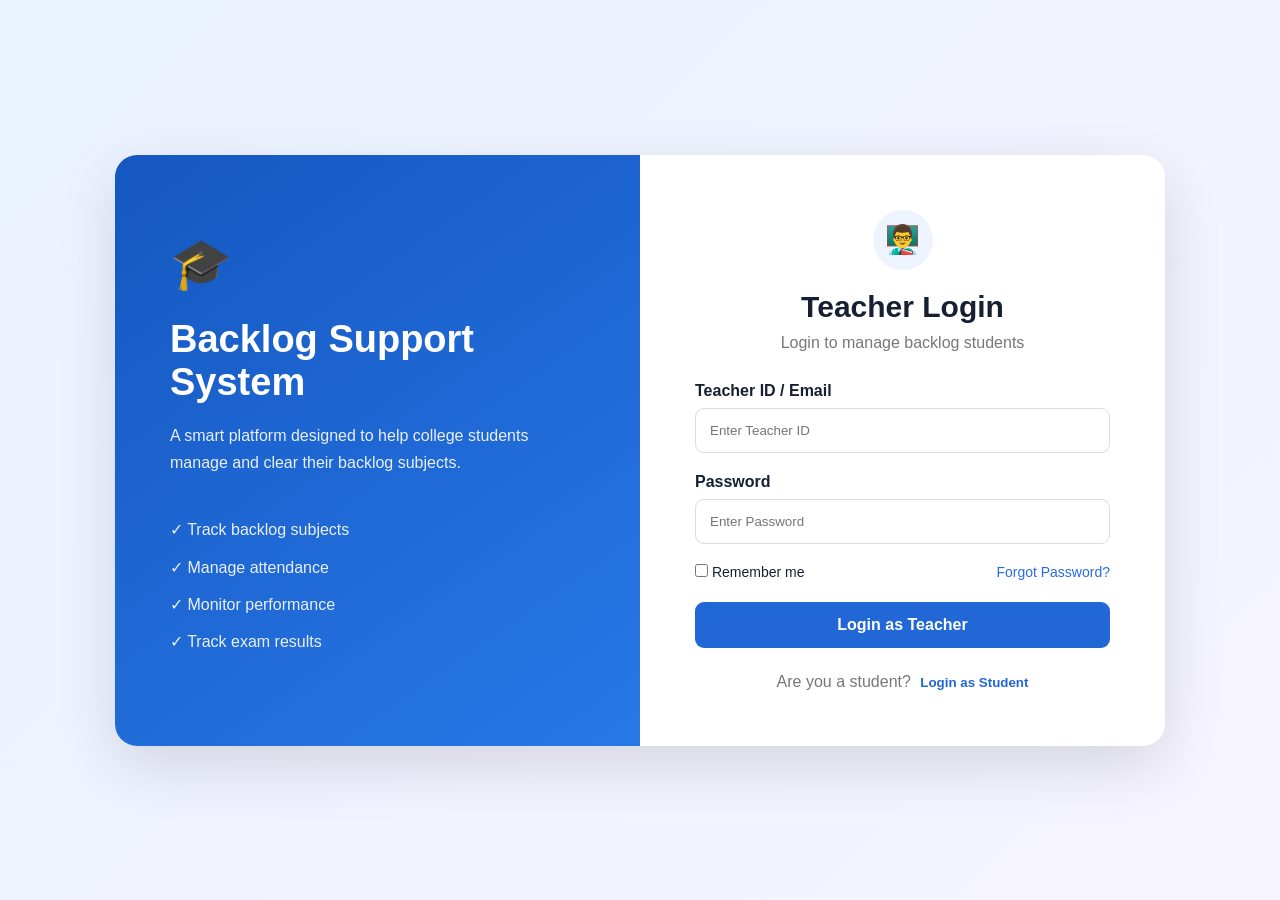
<file: index.html>
<!DOCTYPE html>
<html lang="en">

<head>
    <meta charset="UTF-8">
    <meta name="viewport" content="width=device-width, initial-scale=1.0">

    <title>College Backlog Support System</title>

    <link rel="stylesheet" href="second.css">
</head>

<body>

    <!-- ================= LOGIN PAGE ================= -->

    <section id="loginPage" class="login-page">

        <div class="login-container">

            <!-- Left Side -->
            <div id="loginBanner" class="login-banner">

                <div class="logo-icon">🎓</div>

                <h1>Backlog Support System</h1>

                <p>
                    A smart platform designed to help college students manage and clear their backlog subjects.
                </p>

                <div class="banner-features">
                    <p>✓ Track backlog subjects</p>
                    <p>✓ Manage attendance</p>
                    <p>✓ Monitor performance</p>
                    <p>✓ Track exam results</p>
                </div>

            </div>

            <!-- Login Form -->
            <div class="login-form-container">

                <div class="login-icon">👨‍🏫</div>

                <h2 id="loginTitle">Teacher Login</h2>

                <p id="loginSubtitle" class="subtitle">
                    Login to manage backlog students
                </p>

                <form id="loginForm">

                    <div class="form-group">

                        <label id="idLabel">
                            Teacher ID / Email
                        </label>

                        <input type="text" id="loginId" placeholder="Enter Teacher ID" required>

                    </div>

                    <div class="form-group">

                        <label>Password</label>

                        <input type="password" id="password" placeholder="Enter Password" required>

                    </div>

                    <div class="login-options">

                        <label>
                            <input type="checkbox">
                            Remember me
                        </label>

                        <a href="#">Forgot Password?</a>

                    </div>

                    <button type="submit" id="loginButton" class="primary-btn">
                        Login as Teacher
                    </button>

                </form>

                <div class="switch-login">

                    <span id="switchQuestion">
                        Are you a student?
                    </span>

                    <button type="button" id="switchLogin">
                        Login as Student
                    </button>

                </div>

            </div>

        </div>

    </section>


    <!-- ================= TEACHER APP ================= -->

    <section id="teacherApp" class="app">

        <aside class="sidebar teacher-sidebar">

            <div class="sidebar-logo">
                🎓
                <span>Backlog Support</span>
            </div>

            <p class="menu-heading">MAIN</p>

            <button class="nav-item active" data-page="teacherDashboard">
                📊 <span>Dashboard</span>
            </button>

            <button class="nav-item" data-page="backlogStudents">
                👨‍🎓 <span>Backlog Students</span>
            </button>

            <button class="nav-item" data-page="attendance">
                📋 <span>Attendance</span>
            </button>

            <button class="nav-item" data-page="performance">
                📈 <span>Performance</span>
            </button>

            <button class="nav-item" data-page="results">
                📝 <span>Results & Marks</span>
            </button>

            <button class="nav-item" data-page="classes">
                📅 <span>Classes / Schedule</span>
            </button>

            <button class="nav-item" data-page="timetable">
                🗓️ <span>Exam Timetable</span>
            </button>

            <button class="nav-item" data-page="internal">
                📑 <span>Internal Marks</span>
            </button>

            <button class="nav-item" data-page="statistics">
                📊 <span>Student Statistics</span>
            </button>

            <p class="menu-heading">ACCOUNT</p>

            <button class="nav-item" data-page="notifications">
                🔔 <span>Notifications</span>
            </button>

            <button class="nav-item" data-page="profile">
                👤 <span>Profile</span>
            </button>

            <button class="nav-item logout-btn">
                🚪 <span>Logout</span>
            </button>

        </aside>


        <main class="main-content">

            <header class="topbar">

                <div>
                    <h1 id="teacherPageTitle">
                        Teacher Dashboard
                    </h1>

                    <p>
                        Manage and support backlog students
                    </p>
                </div>

                <div class="user-info">

                    <div>
                        <strong>Dr. Rahul Kumar</strong>
                        <small>Computer Science</small>
                    </div>

                    <div class="avatar">
                        RK
                    </div>

                </div>

            </header>


            <div id="teacherContent">

                <!-- Content generated by JavaScript -->

            </div>

        </main>

    </section>


    <!-- ================= STUDENT APP ================= -->

    <section id="studentApp" class="app">

        <aside class="sidebar student-sidebar">

            <div class="sidebar-logo">
                🎓
                <span>Backlog Support</span>
            </div>

            <p class="menu-heading">MAIN</p>

            <button class="nav-item active" data-page="studentDashboard">
                📊 <span>Dashboard</span>
            </button>

            <button class="nav-item" data-page="studentClasses">
                📅 <span>Assigned Classes</span>
            </button>

            <button class="nav-item" data-page="studentAttendance">
                📋 <span>Attendance</span>
            </button>

            <button class="nav-item" data-page="studentPerformance">
                📈 <span>Performance</span>
            </button>

            <button class="nav-item" data-page="studentResults">
                📝 <span>Results & Marks</span>
            </button>

            <button class="nav-item" data-page="studentTimetable">
                🗓️ <span>Exam Timetable</span>
            </button>

            <button class="nav-item" data-page="studentInternal">
                📑 <span>Internal Marks</span>
            </button>

            <button class="nav-item" data-page="studentStatistics">
                📊 <span>My Statistics</span>
            </button>

            <p class="menu-heading">ACCOUNT</p>

            <button class="nav-item" data-page="studentNotifications">
                🔔 <span>Notifications</span>
            </button>

            <button class="nav-item" data-page="studentProfile">
                👤 <span>Profile</span>
            </button>

            <button class="nav-item logout-btn">
                🚪 <span>Logout</span>
            </button>

        </aside>


        <main class="main-content">

            <header class="topbar">

                <div>
                    <h1 id="studentPageTitle">
                        Student Dashboard
                    </h1>

                    <p>
                        Track your backlog progress
                    </p>
                </div>

                <div class="user-info">

                    <div>
                        <strong>Arnav Sarraf</strong>
                        <small>CSE • 4th Semester</small>
                    </div>

                    <div class="avatar student-avatar">
                        AS
                    </div>

                </div>

            </header>


            <div id="studentContent">

                <!-- Content generated by JavaScript -->

            </div>

        </main>

    </section>


    <script src="third.js"></script>

</body>

</html>
</file>
<file: second.css>
/* =========================
   BASIC RESET
========================= */

* {
    margin: 0;
    padding: 0;
    box-sizing: border-box;
}

body {
    font-family: Arial, Helvetica, sans-serif;
    background: #f5f7fb;
    color: #172033;
}

button,
input {
    font-family: inherit;
}

button {
    cursor: pointer;
}


/* =========================
   LOGIN PAGE
========================= */

.login-page {
    min-height: 100vh;
    display: flex;
    justify-content: center;
    align-items: center;
    padding: 25px;
    background: linear-gradient( 135deg, #eaf2ff, #f6f4ff);
}

.login-container {
    width: 100%;
    max-width: 1050px;
    display: grid;
    grid-template-columns: 1fr 1fr;
    background: white;
    border-radius: 22px;
    overflow: hidden;
    box-shadow: 0 20px 60px rgba(0, 0, 0, 0.12);
}


/* LEFT */

.login-banner {
    padding: 55px;
    color: white;
    background: linear-gradient( 145deg, #1557c0, #2878e8);
    display: flex;
    flex-direction: column;
    justify-content: center;
}

.login-banner.student-theme {
    background: linear-gradient( 145deg, #4437a7, #725be8);
}

.logo-icon {
    font-size: 50px;
    margin-bottom: 25px;
}

.login-banner h1 {
    font-size: 38px;
    margin-bottom: 18px;
}

.login-banner p {
    line-height: 1.7;
    opacity: 0.9;
}

.banner-features {
    margin-top: 30px;
}

.banner-features p {
    margin: 10px 0;
}


/* LOGIN FORM */

.login-form-container {
    padding: 55px;
}

.login-icon {
    width: 60px;
    height: 60px;
    margin: auto;
    display: flex;
    align-items: center;
    justify-content: center;
    background: #eef4ff;
    border-radius: 50%;
    font-size: 28px;
}

.login-form-container h2 {
    text-align: center;
    margin-top: 20px;
    font-size: 30px;
}

.subtitle {
    text-align: center;
    color: #777;
    margin: 10px 0 30px;
}

.form-group {
    margin-bottom: 20px;
}

.form-group label {
    display: block;
    font-weight: 600;
    margin-bottom: 8px;
}

.form-group input {
    width: 100%;
    padding: 14px;
    border: 1px solid #ddd;
    border-radius: 9px;
    outline: none;
}

.form-group input:focus {
    border-color: #286ce5;
}

.login-options {
    display: flex;
    justify-content: space-between;
    font-size: 14px;
    margin-bottom: 22px;
}

.login-options a {
    color: #286ce5;
    text-decoration: none;
}

.primary-btn {
    width: 100%;
    padding: 14px;
    border: none;
    border-radius: 9px;
    background: #2167d5;
    color: white;
    font-size: 16px;
    font-weight: bold;
    transition: 0.2s;
}

.primary-btn:hover {
    transform: translateY(-1px);
    opacity: 0.9;
}

.primary-btn.student-btn {
    background: #6250d2;
}

.switch-login {
    text-align: center;
    margin-top: 25px;
    color: #777;
}

.switch-login button {
    border: none;
    background: none;
    color: #2167d5;
    font-weight: bold;
    margin-left: 5px;
}


/* =========================
   APP
========================= */

.app {
    display: none;
    min-height: 100vh;
}


/* =========================
   SIDEBAR
========================= */

.sidebar {
    position: fixed;
    left: 0;
    top: 0;
    width: 255px;
    height: 100vh;
    padding: 25px 15px;
    color: white;
    overflow-y: auto;
    z-index: 10;
}

.teacher-sidebar {
    background: #123f91;
}

.student-sidebar {
    background: #4437a7;
}

.sidebar-logo {
    display: flex;
    align-items: center;
    justify-content: center;
    gap: 8px;
    font-size: 19px;
    font-weight: bold;
    margin-bottom: 30px;
}

.menu-heading {
    font-size: 11px;
    opacity: 0.55;
    margin: 20px 10px 8px;
    letter-spacing: 1px;
}

.nav-item {
    width: 100%;
    display: flex;
    align-items: center;
    gap: 11px;
    padding: 12px;
    margin: 4px 0;
    border: none;
    border-radius: 8px;
    color: white;
    background: transparent;
    text-align: left;
    font-size: 14px;
}

.nav-item:hover,
.nav-item.active {
    background: rgba(255, 255, 255, 0.17);
}


/* =========================
   MAIN
========================= */

.main-content {
    margin-left: 255px;
    padding: 28px;
}

.topbar {
    display: flex;
    align-items: center;
    justify-content: space-between;
    margin-bottom: 30px;
}

.topbar h1 {
    font-size: 28px;
    margin-bottom: 5px;
}

.topbar p {
    color: #777;
}

.user-info {
    display: flex;
    align-items: center;
    gap: 12px;
    text-align: right;
}

.user-info small {
    display: block;
    color: #777;
    margin-top: 4px;
}

.avatar {
    width: 45px;
    height: 45px;
    border-radius: 50%;
    display: flex;
    align-items: center;
    justify-content: center;
    background: #2167d5;
    color: white;
    font-weight: bold;
}

.student-avatar {
    background: #6250d2;
}


/* =========================
   CARDS
========================= */

.cards {
    display: grid;
    grid-template-columns: repeat(4, 1fr);
    gap: 18px;
    margin-bottom: 25px;
}

.card {
    background: white;
    padding: 22px;
    border-radius: 14px;
    box-shadow: 0 4px 18px rgba(0, 0, 0, 0.06);
}

.card-title {
    color: #777;
    font-size: 14px;
    margin-bottom: 10px;
}

.card-number {
    font-size: 30px;
    font-weight: bold;
}

.blue {
    color: #2167d5;
}

.purple {
    color: #6250d2;
}

.green {
    color: #19a463;
}

.orange {
    color: #e78b19;
}

.red {
    color: #d33;
}


/* =========================
   SECTIONS
========================= */

.content-grid {
    display: grid;
    grid-template-columns: 2fr 1fr;
    gap: 20px;
    margin-bottom: 25px;
}

.section {
    background: white;
    padding: 22px;
    border-radius: 14px;
    box-shadow: 0 4px 18px rgba(0, 0, 0, 0.06);
    margin-bottom: 20px;
}

.section-title {
    font-size: 19px;
    margin-bottom: 20px;
}


/* =========================
   TABLE
========================= */

.table-container {
    overflow-x: auto;
}

table {
    width: 100%;
    border-collapse: collapse;
}

th,
td {
    padding: 14px;
    text-align: left;
    border-bottom: 1px solid #eee;
    font-size: 14px;
}

th {
    background: #f7f8fb;
    color: #555;
}

.badge {
    display: inline-block;
    padding: 5px 10px;
    border-radius: 20px;
    font-size: 12px;
    font-weight: bold;
}

.badge.success {
    background: #dff7e9;
    color: #178348;
}

.badge.warning {
    background: #fff0d5;
    color: #bd7200;
}

.badge.danger {
    background: #ffe0e0;
    color: #c63636;
}


/* =========================
   PROGRESS
========================= */

.progress {
    height: 9px;
    background: #e8eaf0;
    border-radius: 10px;
    overflow: hidden;
    margin-top: 10px;
}

.progress-bar {
    height: 100%;
    border-radius: 10px;
    background: #2167d5;
}

.progress-purple {
    background: #6250d2;
}


/* =========================
   NOTIFICATIONS
========================= */

.notification {
    padding: 15px;
    border-bottom: 1px solid #eee;
}

.notification:last-child {
    border-bottom: none;
}

.notification-title {
    font-weight: bold;
    margin-bottom: 5px;
}

.notification-time {
    color: #888;
    font-size: 12px;
}


/* =========================
   PROFILE
========================= */

.profile-card {
    display: grid;
    grid-template-columns: 100px 1fr;
    gap: 25px;
    align-items: center;
}

.profile-avatar {
    width: 90px;
    height: 90px;
    border-radius: 50%;
    display: flex;
    align-items: center;
    justify-content: center;
    background: #2167d5;
    color: white;
    font-size: 25px;
    font-weight: bold;
}

.profile-row {
    display: grid;
    grid-template-columns: 150px 1fr;
    padding: 12px 0;
    border-bottom: 1px solid #eee;
}

.profile-label {
    color: #777;
}


/* =========================
   RESPONSIVE
========================= */

@media (max-width: 950px) {
    .cards {
        grid-template-columns: repeat(2, 1fr);
    }
    .content-grid {
        grid-template-columns: 1fr;
    }
    .login-container {
        max-width: 700px;
        grid-template-columns: 1fr;
    }
    .login-banner {
        display: none;
    }
}

@media (max-width: 700px) {
    .sidebar {
        width: 70px;
    }
    .sidebar-logo span,
    .menu-heading,
    .nav-item span {
        display: none;
    }
    .sidebar-logo {
        font-size: 24px;
    }
    .nav-item {
        justify-content: center;
    }
    .main-content {
        margin-left: 70px;
        padding: 18px;
    }
    .topbar {
        align-items: flex-start;
    }
    .user-info>div:first-child {
        display: none;
    }
    .cards {
        grid-template-columns: 1fr;
    }
    .profile-card {
        grid-template-columns: 1fr;
    }
}
</file>
